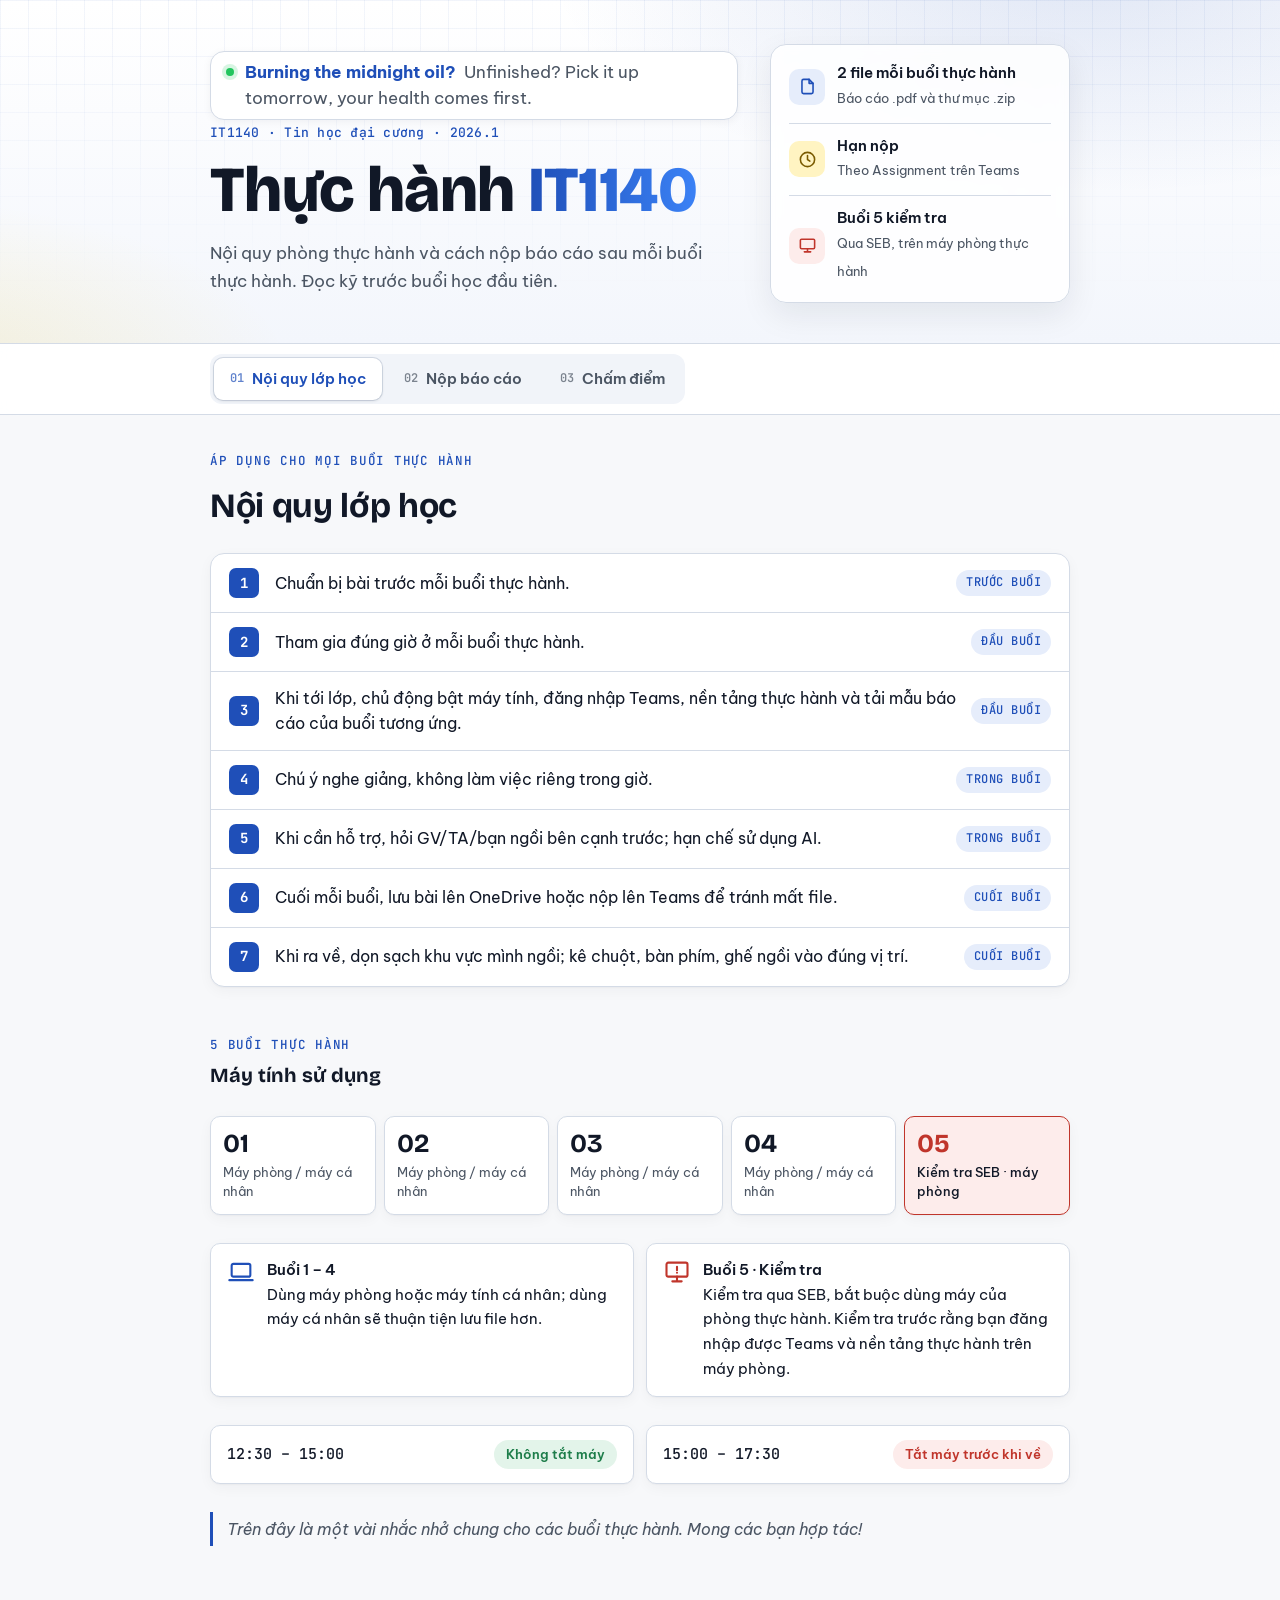
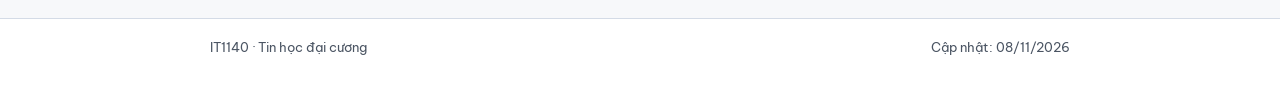
<file: index.html>
<!doctype html>
<html lang="vi">
<head>
  <meta charset="utf-8">
  <meta name="viewport" content="width=device-width, initial-scale=1, viewport-fit=cover">
  <title>Thực hành IT1140</title>
  <meta name="description" content="Nội quy lớp học và hướng dẫn nộp báo cáo thực hành IT1140 - Tin học đại cương, kỳ 20261.">
  <link rel="icon" href="data:image/svg+xml,%3Csvg xmlns='http://www.w3.org/2000/svg' viewBox='0 0 32 32'%3E%3Crect width='32' height='32' rx='8' fill='%231f4fb8'/%3E%3Ctext x='16' y='22' font-family='Arial' font-weight='700' font-size='15' fill='white' text-anchor='middle'%3EPy%3C/text%3E%3C/svg%3E">
  <link rel="preconnect" href="https://fonts.googleapis.com">
  <link rel="preconnect" href="https://fonts.gstatic.com" crossorigin>
  <link rel="stylesheet" href="https://fonts.googleapis.com/css2?family=Bricolage+Grotesque:opsz,wght@12..96,700;12..96,800&family=Be+Vietnam+Pro:ital,wght@0,400;0,600;0,700;1,500&family=JetBrains+Mono:wght@400;700&display=swap">
  <link rel="stylesheet" href="css/01-base.css">
  <link rel="stylesheet" href="css/02-hero-tabs.css">
  <link rel="stylesheet" href="css/03-noi-quy.css">
  <link rel="stylesheet" href="css/04-nop-bao-cao.css">
  <link rel="stylesheet" href="css/05-theme.css">
  <link rel="stylesheet" href="css/06-polish.css">
  <link rel="stylesheet" href="css/07-cham-diem.css">
</head>
<body>
<header class="hero gutter">
  <div class="col hero-grid">
    <div>
      <p class="greet" id="greet" aria-live="polite"><b id="greet-h">Hello!</b> <span id="greet-w">Have a productive lab session.</span></p>
      <div class="kicker">IT1140 · Tin học đại cương · 2026.1</div>
      <h1>Thực hành <span>IT1140</span></h1>
      <p>Nội quy phòng thực hành và cách nộp báo cáo sau mỗi buổi thực hành. Đọc kỹ trước buổi học đầu tiên.</p>
    </div>
    <aside class="facts" aria-label="Tóm tắt nhanh">
      <div><span class="ic"><svg viewBox="0 0 24 24" fill="none" stroke="currentColor" stroke-width="2" stroke-linecap="round" stroke-linejoin="round"><path d="M14 3H7a2 2 0 0 0-2 2v14a2 2 0 0 0 2 2h10a2 2 0 0 0 2-2V8z"/><path d="M14 3v5h5"/></svg></span><p><b>2 file mỗi buổi thực hành</b><span>Báo cáo .pdf và thư mục .zip</span></p></div>
      <div><span class="ic y"><svg viewBox="0 0 24 24" fill="none" stroke="currentColor" stroke-width="2" stroke-linecap="round" stroke-linejoin="round"><circle cx="12" cy="12" r="9"/><path d="M12 7v5l3 2"/></svg></span><p><b>Hạn nộp</b><span>Theo Assignment trên Teams</span></p></div>
      <div><span class="ic r"><svg viewBox="0 0 24 24" fill="none" stroke="currentColor" stroke-width="2" stroke-linecap="round" stroke-linejoin="round"><rect x="3" y="4" width="18" height="12" rx="1.5"/><path d="M8 20h8M12 16v4"/></svg></span><p><b>Buổi 5 kiểm tra</b><span>Qua SEB, trên máy phòng thực hành</span></p></div>
    </aside>
  </div>
</header>
<div class="tabbar gutter">
  <div class="col">
    <nav class="tabs" role="tablist" aria-label="Nội dung">
      <button type="button" role="tab" id="t-noi-quy" aria-controls="p-noi-quy" data-tab="noi-quy"><span class="tn">01</span>Nội quy lớp học</button>
      <button type="button" role="tab" id="t-nop-bao-cao" aria-controls="p-nop-bao-cao" data-tab="nop-bao-cao"><span class="tn">02</span>Nộp báo cáo</button>
      <button type="button" role="tab" id="t-cham-diem" aria-controls="p-cham-diem" data-tab="cham-diem"><span class="tn">03</span>Chấm điểm</button>
    </nav>
  </div>
</div>

<main class="gutter">
  <div class="col">

    <!-- ================= NỘI QUY ================= -->
    <div class="panel" role="tabpanel" id="p-noi-quy" aria-labelledby="t-noi-quy">
      <div data-include="sections/noi-quy.html"></div>
    </div>

    <!-- ================= NỘP BÁO CÁO ================= -->
    <div class="panel" role="tabpanel" id="p-nop-bao-cao" aria-labelledby="t-nop-bao-cao" hidden>
      <div data-include="sections/nop-bao-cao/0-tong-quan.html"></div>

      <div class="steps">
        <div data-include="sections/nop-bao-cao/1-viec-can-lam.html"></div>
        <div data-include="sections/nop-bao-cao/2-quy-tac-dat-ten.html"></div>
        <div data-include="sections/nop-bao-cao/3-cau-truc-zip.html"></div>
        <div data-include="sections/nop-bao-cao/4-cau-truc-bao-cao.html"></div>
        <div data-include="sections/nop-bao-cao/5-tieu-chi-cham-diem.html"></div>
        <div data-include="sections/nop-bao-cao/6-diem-va-thac-mac.html"></div>
      </div>
    </div>

    <!-- ================= CHẤM ĐIỂM ================= -->
    <div class="panel" role="tabpanel" id="p-cham-diem" aria-labelledby="t-cham-diem" hidden>
      <div data-include="sections/cham-diem.html"></div>
    </div>

  </div>
</main>
<footer class="end gutter"><div class="col foot"><span>IT1140 · Tin học đại cương</span><span>Cập nhật: <time datetime="2026-11-08">08/11/2026</time></span></div></footer>

<script src="js/greeting.js"></script>
<script src="js/tabs.js"></script>
<script src="js/cham-diem/data.js"></script>
<script src="js/cham-diem/score.js"></script>
<script src="js/cham-diem/app.js"></script>
<script src="js/include.js"></script>
</body>
</html>
</file>
<file: css/01-base.css>
/* Biến màu, font, kiểu chữ chung */
/* Layout: dark "editor" hero band with tabs; below, a single reading column. Rules run as a timeline across one lab session; report steps run down a numbered rail. */
:root {
  --ink: #0d1b2e;          /* hero band, fixed in both themes */
  --ink-2: #13263f;
  --ink-line: #24405f;
  --ink-fg: #e9eef6;
  --ink-muted: #8ea3bf;
  --py: #ffd43b;           /* python yellow, accent on dark */
  --py-ink: #3a2f00;
  --blue: #3c78d8;

  --bg: #f4f6f9;
  --surface: #ffffff;
  --panel: #eaeff6;
  --fg: #142033;
  --muted: #5b6880;
  --line: #d6dde8;
  --accent: #2a62c4;
  --accent-soft: #e2ebfa;
  --hi: #f2c200;
  --hi-soft: #fff6d1;
  --warn: #c0352b;
  --warn-soft: #fdeceb;
  --ok: #1d7d4a;
  --ok-soft: #e3f4ea;

  --font-display: "Bricolage Grotesque", "Be Vietnam Pro", system-ui, sans-serif;
  --font-body: "Be Vietnam Pro", "Segoe UI", system-ui, sans-serif;
  --font-mono: "JetBrains Mono", ui-monospace, Consolas, monospace;
}
@media (prefers-color-scheme: dark) {
  :root:not([data-theme="light"]) {
    --bg: #0b1320; --surface: #121c2c; --panel: #192538; --fg: #e5ebf4; --muted: #95a3b9; --line: #26354c;
    --accent: #86adf5; --accent-soft: #1b2a45; --hi: #ffd43b; --hi-soft: #2e2a14;
    --warn: #ff8b82; --warn-soft: #3a1d1d; --ok: #6fd39b; --ok-soft: #15301f;
    color-scheme: dark;
  }
}
:root[data-theme="dark"] {
  --bg: #0b1320; --surface: #121c2c; --panel: #192538; --fg: #e5ebf4; --muted: #95a3b9; --line: #26354c;
  --accent: #86adf5; --accent-soft: #1b2a45; --hi: #ffd43b; --hi-soft: #2e2a14;
  --warn: #ff8b82; --warn-soft: #3a1d1d; --ok: #6fd39b; --ok-soft: #15301f;
  color-scheme: dark;
}
* { box-sizing: border-box; }
html, body { margin: 0; }
body { background: var(--bg); color: var(--fg); font-family: var(--font-body); font-size: 16px; line-height: 1.65; }
[hidden] { display: none !important; }
.gutter { padding-left: max(16px, env(safe-area-inset-left, 0px)); padding-right: max(16px, env(safe-area-inset-right, 0px)); }
.col { max-width: 860px; margin: 0 auto; min-width: 0; }
code, pre, .mono { font-family: var(--font-mono); font-variant-ligatures: none; font-feature-settings: "liga" 0, "calt" 0; }
a { color: var(--accent); text-underline-offset: 3px; }
:focus-visible { outline: 2px solid var(--accent); outline-offset: 3px; }
</file>
<file: css/02-hero-tabs.css>
/* Đầu trang (hero) và thanh tab */
/* ---------- hero ---------- */
.hero { background: var(--ink); color: var(--ink-fg); padding-block: 48px 40px; position: relative; overflow: hidden; }
.hero::before { content: ""; position: absolute; inset: 0; background-image: radial-gradient(var(--ink-line) 1px, transparent 1px); background-size: 22px 22px; opacity: .55; pointer-events: none; }
.hero .col { position: relative; }
.kicker { font-family: var(--font-mono); font-size: 13px; color: var(--py); letter-spacing: .02em; }
.hero h1 { font-family: var(--font-display); font-weight: 800; font-size: clamp(38px, 7vw, 64px); line-height: 1.18; letter-spacing: -0.01em; margin: 10px 0 12px; text-wrap: balance; }
.hero h1 span { color: var(--py); }
.hero p { margin: 0; color: var(--ink-muted); max-width: 52ch; font-size: 17px; }
.term { background: var(--ink-2); border: 1px solid var(--ink-line); border-radius: 12px 12px 0 0; border-bottom: 0; box-shadow: 0 -10px 40px rgba(0,0,0,.25); min-width: 0; }
.term-bar { display: flex; align-items: center; gap: 6px; padding: 10px 14px; border-bottom: 1px solid var(--ink-line); }
.term-bar i { width: 10px; height: 10px; border-radius: 50%; background: var(--ink-line); display: block; }
.term-bar span { margin-left: 8px; font-family: var(--font-mono); font-size: 12px; color: var(--ink-muted); }
.term pre { margin: 0; padding: 16px 18px 22px; font-size: 13.5px; line-height: 1.75; color: var(--ink-fg); white-space: pre-wrap; overflow-wrap: anywhere; }
.t-k { color: #c792ea; } .t-s { color: var(--py); } .t-c { color: var(--ink-muted); } .t-p { color: #7fdbca; } .t-o { color: #addb67; }
.line { display: block; }
@media (prefers-reduced-motion: no-preference) {
  .caret { animation: blink 1s steps(1) infinite; }
}
@keyframes rise { from { opacity: .0001; transform: translateY(4px); } to { opacity: 1; transform: none; } }
@keyframes blink { 50% { opacity: 0; } }
.caret { display: inline-block; width: 8px; height: 1.05em; background: var(--py); vertical-align: -2px; }

.tabbar { position: sticky; top: env(safe-area-inset-top, 0px); z-index: 5; background: var(--ink); border-top: 1px solid var(--ink-line); }
body::before { content: ""; position: fixed; inset: 0 0 auto; height: env(safe-area-inset-top, 0px); z-index: 10; background: var(--ink); }
.tabs { display: flex; gap: 4px; overflow-x: auto; }
.tabs button { font: inherit; font-weight: 600; font-size: 15px; color: var(--ink-muted); background: none; border: 0; border-bottom: 3px solid transparent; padding: 14px 16px 11px; cursor: pointer; white-space: nowrap; display: flex; align-items: center; gap: 8px; }
.tabs button:hover { color: var(--ink-fg); }
.tabs button[aria-selected="true"] { color: var(--ink-fg); border-bottom-color: var(--py); }
.tabs .tn { font-family: var(--font-mono); font-size: 12px; color: var(--py); }
.tabs button:focus-visible { outline-color: var(--py); outline-offset: -3px; }
</file>
<file: css/03-noi-quy.css>
/* Tab Nội quy lớp học */
/* ---------- panels ---------- */
main { padding-block: 40px 72px; }
.panel { display: flex; flex-direction: column; gap: 28px; }
.eyebrow { font-family: var(--font-mono); font-size: 12.5px; letter-spacing: .06em; text-transform: uppercase; color: var(--accent); }
h2 { font-family: var(--font-display); font-weight: 700; font-size: clamp(26px, 4vw, 34px); line-height: 1.15; letter-spacing: -0.01em; margin: 6px 0 0; text-wrap: balance; }
h3 { font-family: var(--font-display); font-weight: 700; font-size: 20px; line-height: 1.25; margin: 0; text-wrap: balance; }
h4 { margin: 0; font-size: 15px; font-weight: 600; }
p { margin: 0; max-width: 66ch; }
.sec-head { display: flex; flex-direction: column; gap: 8px; }
.sec-head p { color: var(--muted); }

/* rules timeline */
.phases { display: grid; grid-template-columns: repeat(4, minmax(0, 1fr)); gap: 0; position: relative; }
.phase { position: relative; padding: 0 14px 0 0; display: flex; flex-direction: column; gap: 12px; min-width: 0; }
.phase-h { display: flex; align-items: center; gap: 10px; }
.dot { width: 14px; height: 14px; border-radius: 50%; background: var(--surface); border: 3px solid var(--accent); flex: none; position: relative; z-index: 1; }
.phase-h::after { content: ""; flex: 1; height: 2px; background: var(--line); }
.phase:last-child .phase-h::after { background: linear-gradient(90deg, var(--line), transparent); }
.phase-t { font-family: var(--font-mono); font-size: 12.5px; font-weight: 500; color: var(--accent); text-transform: uppercase; letter-spacing: .05em; white-space: nowrap; }
.rule { background: var(--surface); border: 1px solid var(--line); border-radius: 10px; padding: 14px 14px 14px 14px; display: flex; flex-direction: column; gap: 8px; transition: transform .18s ease, border-color .18s ease, box-shadow .18s ease; }
.rule:hover { transform: translateY(-2px); border-color: var(--accent); box-shadow: 0 6px 18px rgba(20, 40, 80, .08); }
.rule .n { font-family: var(--font-mono); font-weight: 700; font-size: 13px; color: var(--py-ink); background: var(--hi); border-radius: 5px; padding: 1px 7px; align-self: flex-start; }
.rule p { font-size: 15px; line-height: 1.55; }
.rlist { list-style: none; margin: 0; padding: 0; background: var(--surface); border: 1px solid var(--line); border-radius: 12px; overflow: hidden; }
.rlist li { display: grid; grid-template-columns: 32px minmax(0, 1fr) auto; gap: 14px; align-items: center; padding: 14px 18px; border-top: 1px solid var(--line); }
.rlist li:first-child { border-top: 0; }
.rlist .n { font-family: var(--font-mono); font-weight: 700; font-size: 14px; color: var(--py-ink); background: var(--hi); border-radius: 7px; width: 30px; height: 30px; display: grid; place-items: center; }
.rlist p { font-size: 16px; line-height: 1.55; }
.rlist .when { font-family: var(--font-mono); font-size: 12px; color: var(--accent); background: var(--accent-soft); border-radius: 999px; padding: 3px 10px; white-space: nowrap; text-transform: uppercase; letter-spacing: .04em; }
@media (max-width: 560px) { .rlist li { grid-template-columns: 30px minmax(0, 1fr); align-items: start; } .rlist .when { grid-column: 2; justify-self: start; } }
.sign { font-style: italic; color: var(--muted); border-left: 3px solid var(--hi); padding: 4px 0 4px 14px; }

/* sessions strip */
.sessions { display: grid; grid-template-columns: repeat(5, minmax(0, 1fr)); gap: 8px; }
.ss { border-radius: 10px; padding: 14px 12px; background: var(--panel); display: flex; flex-direction: column; gap: 6px; min-width: 0; }
.ss b { font-family: var(--font-display); font-size: 26px; line-height: 1; }
.ss span { font-size: 13px; color: var(--muted); line-height: 1.4; }
.ss.exam { background: var(--ink); color: var(--ink-fg); }
.ss.exam b { color: var(--py); }
.ss.exam span { color: var(--ink-muted); }
.legend { display: grid; grid-template-columns: repeat(auto-fit, minmax(240px, 1fr)); gap: 12px; }
.lg { display: flex; gap: 12px; align-items: flex-start; background: var(--surface); border: 1px solid var(--line); border-radius: 10px; padding: 14px 16px; min-width: 0; }
.lg svg { flex: none; width: 28px; height: 28px; color: var(--accent); }
.lg.exam svg { color: var(--warn); }
.lg p { font-size: 15px; }
.shifts { display: grid; grid-template-columns: repeat(auto-fit, minmax(240px, 1fr)); gap: 12px; }
.shift { border-radius: 10px; padding: 14px 16px; display: flex; justify-content: space-between; align-items: center; gap: 12px; border: 1px solid var(--line); background: var(--surface); }
.shift .tm { font-family: var(--font-mono); font-variant-numeric: tabular-nums; font-weight: 500; font-size: 15px; }
.pill { font-size: 13px; font-weight: 600; border-radius: 999px; padding: 4px 12px; white-space: nowrap; }
.pill.on { background: var(--ok-soft); color: var(--ok); }
.pill.off { background: var(--warn-soft); color: var(--warn); }
</file>
<file: css/04-nop-bao-cao.css>
/* Tab Nộp báo cáo: thẻ file, các bước, khung code, công cụ tạo tên, chấm điểm */
/* report */
.deliver { display: grid; grid-template-columns: repeat(auto-fit, minmax(250px, 1fr)); gap: 14px; }
.dv { background: var(--surface); border: 1px solid var(--line); border-radius: 12px; padding: 18px; display: flex; gap: 14px; align-items: flex-start; min-width: 0; }
.ficon { flex: none; width: 46px; height: 56px; border-radius: 4px 14px 4px 4px; display: grid; place-items: end center; padding-bottom: 7px; font-family: var(--font-mono); font-size: 11px; font-weight: 700; color: #fff; }
.ficon.pdf { background: #d1453b; } .ficon.zip { background: #7a5af0; } .ficon.py { background: #3c78d8; } .ficon.doc { background: #2b579a; }
.dv b { display: block; font-size: 16px; }
.dv span { color: var(--muted); font-size: 14.5px; }

.steps { display: flex; flex-direction: column; }
.step { display: grid; grid-template-columns: 48px minmax(0, 1fr); gap: 0 18px; }
.rail { display: flex; flex-direction: column; align-items: center; }
.num { width: 44px; height: 44px; border-radius: 12px; background: var(--ink); color: var(--py); font-family: var(--font-mono); font-weight: 700; font-size: 17px; display: grid; place-items: center; flex: none; }
.rail::after { content: ""; flex: 1; width: 2px; background: var(--line); margin: 8px 0; }
.step:last-child .rail::after { display: none; }
.step-b { min-width: 0; display: flex; flex-direction: column; gap: 14px; padding: 8px 0 44px; }
.step-b h3 { font-size: 23px; }
code { font-size: .86em; background: var(--panel); border-radius: 4px; padding: 1px 5px; overflow-wrap: anywhere; }
.editor { background: var(--ink); color: var(--ink-fg); border-radius: 10px; overflow: hidden; min-width: 0; }
.editor .term-bar { border-color: var(--ink-line); }
.editor pre { margin: 0; padding: 14px 16px; font-size: 13.5px; line-height: 1.7; overflow-x: auto; }
.f-dir { color: #82aaff; font-weight: 700; } .f-py { color: var(--py); } .f-pdf { color: #ff8b7e; } .f-doc { color: #7fb4ff; } .f-zip { color: #c3a6ff; } .f-c { color: var(--ink-muted); } .f-h { color: #7fdbca; }

.gen { background: var(--surface); border: 1px solid var(--line); border-radius: 12px; overflow: hidden; }
.gen-head { background: var(--hi-soft); padding: 12px 16px; display: flex; align-items: center; gap: 10px; border-bottom: 1px solid var(--line); }
.gen-head b { font-size: 15px; }
.gen-head span { font-size: 13.5px; color: var(--muted); }
.gen-body { padding: 16px; display: flex; flex-direction: column; gap: 14px; }
.gen-fields { display: grid; grid-template-columns: repeat(auto-fit, minmax(150px, 1fr)); gap: 10px; }
.gen label { display: flex; flex-direction: column; gap: 4px; font-size: 13px; color: var(--muted); font-weight: 500; }
.gen input { font: inherit; font-size: 15px; color: var(--fg); background: var(--bg); border: 1px solid var(--line); border-radius: 7px; padding: 8px 10px; width: 100%; min-width: 0; }
.gen input:focus { border-color: var(--accent); outline: none; box-shadow: 0 0 0 3px var(--accent-soft); }
.out { display: flex; flex-direction: column; gap: 6px; }
.row { display: flex; align-items: center; gap: 10px; background: var(--panel); border-radius: 7px; padding: 6px 6px 6px 8px; min-width: 0; }
.row .ficon { width: 26px; height: 30px; font-size: 8px; padding-bottom: 4px; border-radius: 2px 7px 2px 2px; }
.row .mono { flex: 1; min-width: 0; font-size: 13.5px; overflow-wrap: anywhere; }
.row button { font: inherit; font-size: 13px; font-weight: 600; color: var(--accent); background: var(--surface); border: 1px solid var(--line); border-radius: 6px; padding: 5px 11px; cursor: pointer; flex: none; }
.row button:hover { border-color: var(--accent); }

figure { margin: 0; display: flex; flex-direction: column; gap: 10px; }
.shot { display: block; max-width: 100%; height: auto; border: 1px solid var(--line); border-radius: 8px; background: #fff; box-shadow: 0 4px 16px rgba(20, 40, 80, .06); }
.hf { display: flex; flex-direction: column; gap: 8px; }
.ok-grid { display: grid; grid-template-columns: minmax(0, 1fr) minmax(0, 300px); gap: 20px; align-items: start; }
.checks { list-style: none; margin: 0; padding: 0; display: flex; flex-direction: column; gap: 10px; }
.checks li { display: flex; gap: 10px; align-items: flex-start; font-size: 15px; line-height: 1.55; }
.checks svg { flex: none; width: 20px; height: 20px; color: var(--ok); margin-top: 2px; }
figcaption { font-size: 13px; color: var(--muted); }
.note { font-size: 15px; background: var(--accent-soft); border-radius: 8px; padding: 10px 14px; }

.score-lead { display: grid; grid-template-columns: repeat(auto-fit, minmax(200px, 1fr)); gap: 12px; }
.sc { border-radius: 10px; padding: 14px 16px; background: var(--panel); display: flex; flex-direction: column; gap: 4px; }
.sc b { font-family: var(--font-display); font-size: 28px; line-height: 1.05; font-variant-numeric: tabular-nums; }
.sc span { font-size: 14px; color: var(--muted); line-height: 1.45; }
.sc.plus b { color: var(--ok); } .sc.half b { color: var(--warn); }
.pen { display: flex; flex-direction: column; border: 1px solid var(--line); border-radius: 10px; overflow: hidden; background: var(--surface); }
.pen > div { display: flex; justify-content: space-between; align-items: center; gap: 14px; padding: 12px 16px; border-top: 1px solid var(--line); }
.pen > div:first-child { border-top: 0; }
.pen .v { font-family: var(--font-mono); font-weight: 700; font-variant-numeric: tabular-nums; color: var(--warn); background: var(--warn-soft); border-radius: 6px; padding: 2px 9px; white-space: nowrap; }
.pen .zero { background: var(--warn-soft); }
.pen .zero .v { background: var(--warn); color: var(--surface); }
.ai { display: flex; gap: 12px; align-items: flex-start; border: 1px dashed var(--warn); border-radius: 10px; padding: 12px 16px; font-weight: 600; font-style: italic; }
.ai svg { flex: none; width: 22px; height: 22px; color: var(--warn); margin-top: 2px; }
.timeline2 { display: grid; grid-template-columns: repeat(auto-fit, minmax(230px, 1fr)); gap: 12px; }
.tl { background: var(--surface); border: 1px solid var(--line); border-radius: 10px; padding: 14px 16px; display: flex; flex-direction: column; gap: 4px; }
.tl .when { font-family: var(--font-mono); font-size: 12.5px; color: var(--accent); text-transform: uppercase; letter-spacing: .05em; }
.muted { color: var(--muted); font-size: 15px; }
footer.end { border-top: 1px solid var(--line); padding-block: 18px 28px; color: var(--muted); font-size: 13px; }
</file>
<file: css/05-theme.css>
/* Điện thoại, giao diện sáng tương phản cao, chế độ tối */
@media (max-width: 760px) {
  .hero .col { grid-template-columns: minmax(0, 1fr); }
  .phases { grid-template-columns: minmax(0, 1fr); gap: 18px; }
  .phase { padding: 0 0 0 0; }
  .phase-h::after { display: none; }
  .sessions { grid-template-columns: repeat(5, minmax(0, 1fr)); }
  .ss { padding: 10px 8px; } .ss b { font-size: 20px; } .ss span { font-size: 11.5px; }
  .ok-grid { grid-template-columns: minmax(0, 1fr); }
  .step { grid-template-columns: 38px minmax(0, 1fr); gap: 0 12px; }
  .num { width: 36px; height: 36px; font-size: 15px; border-radius: 10px; }
  .step-b h3 { font-size: 20px; }
}

/* ---- high-contrast light theme overrides ---- */
:root { --accent: #1f4fb8; --accent-soft: #e6edfb; --fg: #111827; --muted: #4b5563; --line: #d4dbe6; --panel: #f1f4f9; --bg: #f7f8fa; }
.hero { background: var(--surface); color: var(--fg); border-bottom: 1px solid var(--line); }
.hero::before { display: none; }
.kicker { color: var(--accent); font-weight: 500; }
.hero h1 { color: var(--fg); }
.hero h1 span { color: var(--accent); }
.hero p { color: var(--muted); }
.tabbar { background: var(--surface); border-top: 0; border-bottom: 1px solid var(--line); }
body::before { background: var(--surface); }
.tabs button { color: var(--muted); }
.tabs button:hover { color: var(--fg); }
.tabs button[aria-selected="true"] { color: var(--accent); border-bottom-color: var(--accent); }
.tabs .tn { color: inherit; opacity: .7; }
.tabs button:focus-visible { outline-color: var(--accent); }
.editor { background: var(--panel); color: var(--fg); border: 1px solid var(--line); }
.editor .term-bar { border-bottom: 1px solid var(--line); background: var(--surface); }
.editor .term-bar i { background: var(--line); }
.editor .term-bar span { color: var(--muted); }
.editor pre { color: var(--fg); font-size: 14px; }
.f-dir, .f-h { color: var(--accent); font-weight: 700; }
.f-py, .f-pdf, .f-doc, .f-zip { color: var(--fg); }
.f-c { color: var(--muted); }
.num { background: var(--accent); color: #fff; }
.dv .ficon, .row .ficon, .ficon { color: #fff; font-size: 12px; letter-spacing: .02em; }
.ficon.pdf { background: #b42318; } .ficon.zip { background: #5b3cc4; } .ficon.py { background: #1f4fb8; } .ficon.doc { background: #1e3a8a; }
.row .ficon { font-size: 9px; }
.rule .n, .rlist .n { background: var(--accent); color: #fff; }
.rlist .when { color: var(--accent); background: var(--accent-soft); font-weight: 500; }
.ss { background: var(--surface); border: 1px solid var(--line); }
.ss b { color: var(--fg); }
.ss span { color: var(--muted); }
.ss.exam { background: var(--warn-soft); border-color: var(--warn); color: var(--fg); }
.ss.exam b { color: var(--warn); }
.ss.exam span { color: var(--fg); font-weight: 500; }
.sign { border-left-color: var(--accent); }
.gen-head { background: var(--accent-soft); }
.eyebrow { font-weight: 500; }
@media (prefers-color-scheme: dark) {
  :root:not([data-theme="light"]) { --accent: #8fb4ff; --accent-soft: #1c2b48; --fg: #eef2f8; --muted: #b3bdcc; --line: #2c3a52; --panel: #172235; --bg: #0e1626; --warn: #ff9b92; }
  :root:not([data-theme="light"]) .num, :root:not([data-theme="light"]) .rlist .n { color: #0e1626; }
}
:root[data-theme="dark"] { --accent: #8fb4ff; --accent-soft: #1c2b48; --fg: #eef2f8; --muted: #b3bdcc; --line: #2c3a52; --panel: #172235; --bg: #0e1626; --warn: #ff9b92; }
:root[data-theme="dark"] .num, :root[data-theme="dark"] .rlist .n { color: #0e1626; }
@media (max-width: 600px) {
  .editor pre { white-space: pre-wrap; word-break: normal; overflow-wrap: break-word; font-size: 12px; line-height: 1.65; padding: 12px; overflow-x: visible; }
  .editor .term-bar { padding: 8px 12px; }
  .step { grid-template-columns: minmax(0, 1fr); }
  .rail { flex-direction: row; margin-bottom: 4px; }
  .rail::after { display: none; }
  .step-b { padding: 0 0 36px; }
  .step-b > p code { font-size: .8em; }
  .gen-body { padding: 12px; }
  .row .mono { font-size: 12px; }
}
.greet { display: inline-flex; flex-wrap: wrap; gap: 4px 8px; align-items: baseline; background: var(--accent-soft); color: var(--fg); border-radius: 999px; padding: 8px 16px; margin: 0 0 18px; font-size: 15px; max-width: 100%; }
.greet b { color: var(--accent); }
.figs { display: flex; flex-direction: column; gap: 22px; }
.figs figure:last-child .shot { max-width: min(100%, 460px); }
.figs figcaption b { color: var(--fg); }
.foot { display: flex; flex-wrap: wrap; justify-content: space-between; gap: 6px 16px; }
@media (max-width: 600px) { .figs { grid-template-columns: minmax(0, 1fr); } .greet { border-radius: 12px; } }
</file>
<file: css/06-polish.css>
/* Làm đẹp thêm, khung code cuộn ngang */
/* ===== polish layer (v3) ===== */
body { -webkit-font-smoothing: antialiased; }
.hero { background:
  radial-gradient(900px 380px at 85% -10%, rgba(31,79,184,.14), transparent 60%),
  radial-gradient(700px 300px at -10% 110%, rgba(242,194,0,.16), transparent 60%),
  linear-gradient(180deg, #ffffff, #f3f6fc); padding-block: 44px 40px; }
.hero::before { display: block; background-image: linear-gradient(rgba(31,79,184,.06) 1px, transparent 1px), linear-gradient(90deg, rgba(31,79,184,.06) 1px, transparent 1px); background-size: 28px 28px; opacity: 1; -webkit-mask-image: linear-gradient(180deg, #000, transparent 85%); mask-image: linear-gradient(180deg, #000, transparent 85%); }
.hero-grid { display: grid; grid-template-columns: minmax(0, 1fr) minmax(0, 300px); gap: 32px; align-items: center; }
.hero h1 { margin: 8px 0 12px; }
.hero h1 span { background: linear-gradient(90deg, #1f4fb8, #3b82f6); -webkit-background-clip: text; background-clip: text; color: transparent; }
.facts { background: rgba(255,255,255,.85); -webkit-backdrop-filter: blur(6px); backdrop-filter: blur(6px); border: 1px solid var(--line); border-radius: 16px; padding: 6px 18px; box-shadow: 0 12px 32px rgba(17,24,39,.08); }
.facts div { display: flex; gap: 12px; align-items: center; padding: 12px 0; border-top: 1px solid var(--line); }
.facts div:first-child { border-top: 0; }
.facts .ic { flex: none; width: 36px; height: 36px; border-radius: 10px; display: grid; place-items: center; background: var(--accent-soft); color: var(--accent); }
.facts .ic.y { background: #fff4c2; color: #7a5b00; }
.facts .ic.r { background: var(--warn-soft); color: var(--warn); }
.facts svg { width: 19px; height: 19px; }
.facts b { display: block; font-size: 15px; line-height: 1.3; }
.facts span { font-size: 13px; color: var(--muted); line-height: 1.35; }
.greet { background: #fff; border: 1px solid var(--line); box-shadow: 0 2px 8px rgba(17,24,39,.05); }
.greet::before { content: ""; width: 8px; height: 8px; border-radius: 50%; background: #22c55e; box-shadow: 0 0 0 4px rgba(34,197,94,.18); align-self: center; }
.tabbar { background: rgba(255,255,255,.9); -webkit-backdrop-filter: blur(8px); backdrop-filter: blur(8px); padding-block: 10px; }
.tabs { gap: 6px; background: var(--panel); border-radius: 12px; padding: 4px; width: max-content; max-width: 100%; }
.tabs button { border: 0; border-radius: 9px; padding: 9px 16px; font-size: 15px; }
.tabs button[aria-selected="true"] { background: var(--surface); color: var(--accent); box-shadow: 0 1px 3px rgba(17,24,39,.12), 0 0 0 1px var(--line); }
main { padding-block: 36px 72px; }
.panel { animation: fadein .25s ease both; }
@keyframes fadein { from { opacity: 0; transform: translateY(6px); } to { opacity: 1; transform: none; } }
@media (prefers-reduced-motion: reduce) { .panel { animation: none; } }
.rlist, .lg, .shift, .ss, .dv, .gen, .pen, .tl, .editor { box-shadow: 0 1px 2px rgba(17,24,39,.04), 0 4px 14px rgba(17,24,39,.04); }
.rlist { border-radius: 14px; }
.rlist li { transition: background .15s ease; }
.rlist li:hover { background: #fafbfe; }
.dv { border-radius: 14px; transition: transform .18s ease, box-shadow .18s ease; }
.dv:hover { transform: translateY(-2px); box-shadow: 0 10px 24px rgba(17,24,39,.08); }
.step-b { background: var(--surface); border: 1px solid var(--line); border-radius: 16px; padding: 22px 22px 24px; margin-bottom: 22px; box-shadow: 0 1px 2px rgba(17,24,39,.04), 0 6px 20px rgba(17,24,39,.05); }
.rail::after { margin: 8px 0 30px; }
.num { box-shadow: 0 6px 16px rgba(31,79,184,.28); }
.editor { border-radius: 12px; }
.editor .term-bar i:nth-child(1) { background: #ff5f57; } .editor .term-bar i:nth-child(2) { background: #febc2e; } .editor .term-bar i:nth-child(3) { background: #28c840; }
.gen { border-color: #c9d6f2; }
.gen-head { background: linear-gradient(90deg, var(--accent-soft), #f4f7fd); }
.row { background: var(--bg); border: 1px solid var(--line); }
.sc { background: var(--surface); border: 1px solid var(--line); }
.sc.plus { background: var(--ok-soft); border-color: transparent; } .sc.half { background: var(--warn-soft); border-color: transparent; }
.shot { border-radius: 10px; }
footer.end { background: var(--surface); }
@media (prefers-color-scheme: dark) {
  :root:not([data-theme="light"]) .hero { background: radial-gradient(900px 380px at 85% -10%, rgba(143,180,255,.14), transparent 60%), linear-gradient(180deg, #121c2c, #0e1626); }
  :root:not([data-theme="light"]) .hero h1 span { background: none; color: var(--accent); }
  :root:not([data-theme="light"]) .facts, :root:not([data-theme="light"]) .greet, :root:not([data-theme="light"]) .tabbar { background: var(--surface); }
  :root:not([data-theme="light"]) .facts .ic.y { background: #2e2a14; color: #ffd43b; }
  :root:not([data-theme="light"]) .rlist li:hover { background: var(--panel); }
  :root:not([data-theme="light"]) .gen { border-color: var(--line); }
  :root:not([data-theme="light"]) .gen-head { background: var(--accent-soft); }
  :root:not([data-theme="light"]) .hero::before { opacity: .3; }
}
@media (max-width: 760px) {
  .hero-grid { grid-template-columns: minmax(0, 1fr); gap: 22px; }
  .step-b { padding: 16px 14px 18px; border-radius: 14px; }
}
@media (max-width: 600px) { .tabs { width: 100%; } .tabs button { flex: 1; justify-content: center; padding: 9px 8px; font-size: 14px; } }
.greet { display: inline-block; position: relative; border-radius: 14px; padding: 8px 16px 8px 34px; margin-bottom: 22px; line-height: 1.5; max-width: 46ch; }
.hero .kicker { margin-top: 2px; }
.greet::before { position: absolute; left: 15px; top: 16px; }
.greet b { margin-right: 4px; }
.hero .facts p { color: var(--fg); max-width: none; margin: 0; }
.facts b { font-weight: 600; }
/* code/tree boxes: never wrap, scroll sideways instead (all screen sizes) */
.editor pre, .editor pre .hl { white-space: pre; }
.editor pre { overflow-x: auto; -webkit-overflow-scrolling: touch; overscroll-behavior-x: contain; scrollbar-width: thin; }
.editor pre .hl { display: block; width: max-content; min-width: 100%; }
@media (max-width: 600px) { .editor pre { white-space: pre; overflow-x: auto; overflow-wrap: normal; } }
</file>
<file: css/07-cham-diem.css>
/* Tab Chấm điểm: bên trái các ô tick, bên phải thẻ điểm dính khi cuộn. Dùng chung biến màu của trang. */
:root { --half: #b45309; --half-soft: #fdf0e3; --ai: #6d3fc0; --ai-soft: #efe8fb; --on-accent: #ffffff; }
@media (prefers-color-scheme: dark) {
  :root:not([data-theme="light"]) { --half: #f5a65b; --half-soft: #3a2a17; --ai: #b99af0; --ai-soft: #2a2140; --on-accent: #0e1626; }
}
:root[data-theme="dark"] { --half: #f5a65b; --half-soft: #3a2a17; --ai: #b99af0; --ai-soft: #2a2140; --on-accent: #0e1626; }

/* chọn buổi */
.cd-tabs { display: flex; gap: 6px; flex-wrap: wrap; }
.cd-tabs button { font: 700 14px var(--font-mono); color: var(--muted); background: var(--surface); border: 1px solid var(--line); border-radius: 999px; padding: 7px 16px; cursor: pointer; }
.cd-tabs button:hover { border-color: var(--accent); color: var(--fg); }
.cd-tabs button[aria-pressed="true"] { background: var(--accent); border-color: var(--accent); color: var(--on-accent); }

.cd-layout { display: grid; grid-template-columns: minmax(0, 1fr) 330px; gap: 20px; align-items: start; }
.cd-side { position: sticky; top: 76px; }
@media (max-width: 860px) { .cd-layout { grid-template-columns: minmax(0, 1fr); } .cd-side { position: static; } }

.cd-card { background: var(--surface); border: 1px solid var(--line); border-radius: 14px; padding: 16px 18px; margin-bottom: 16px; box-shadow: 0 1px 2px rgba(17,24,39,.04), 0 4px 14px rgba(17,24,39,.04); }
.cd-head { display: flex; justify-content: space-between; align-items: baseline; gap: 10px; margin-bottom: 10px; flex-wrap: wrap; }
.cd-head h3 { font-size: 17px; }
.cd-small { font-size: 13px; color: var(--muted); }
.cd-topic { margin: -4px 0 12px; color: var(--muted); font-size: 13.5px; }

/* ô tick lỗi */
.cd-toggles { display: grid; gap: 6px; }
.cd-toggle { display: grid; grid-template-columns: 20px minmax(0, 1fr) auto; align-items: center; gap: 12px; padding: 10px 12px; border: 1px solid var(--line); border-radius: 10px; cursor: pointer; user-select: none; transition: background .12s, border-color .12s; }
.cd-toggle:hover { border-color: var(--muted); }
.cd-toggle input { width: 18px; height: 18px; margin: 0; cursor: pointer; }
.cd-label { font-size: 14.5px; line-height: 1.45; }
.cd-val { font: 700 13px var(--font-mono); padding: 2px 8px; border-radius: 6px; white-space: nowrap; }
.cd-toggle.err .cd-val { color: var(--warn); background: var(--warn-soft); }
.cd-toggle.half .cd-val { color: var(--half); background: var(--half-soft); }
.cd-toggle.zero .cd-val { color: var(--surface); background: var(--warn); }
.cd-toggle.ai .cd-val { color: var(--ai); background: var(--ai-soft); font: 600 12px var(--font-body); }
.cd-toggle.err input, .cd-toggle.zero input { accent-color: var(--warn); }
.cd-toggle.half input { accent-color: var(--half); }
.cd-toggle.ai input { accent-color: var(--ai); }
.cd-toggle.err:has(input:checked), .cd-toggle.zero:has(input:checked) { background: var(--warn-soft); border-color: var(--warn); }
.cd-toggle.half:has(input:checked) { background: var(--half-soft); border-color: var(--half); }
.cd-toggle.ai:has(input:checked) { background: var(--ai-soft); border-color: var(--ai); }

/* bài tự luyện */
.cd-exgrid { display: grid; grid-template-columns: repeat(auto-fill, minmax(190px, 1fr)); gap: 6px; }
.cd-ex { display: flex; align-items: center; gap: 8px; padding: 8px 10px; border: 1px solid var(--line); border-radius: 10px; cursor: pointer; user-select: none; }
.cd-ex:hover { border-color: var(--muted); }
.cd-ex input { margin: 0; width: 16px; height: 16px; accent-color: var(--ok); flex: none; }
.cd-ex-num { font: 700 13px var(--font-mono); color: var(--ok); flex: none; }
.cd-ex-name { font-size: 13.5px; line-height: 1.3; }
.cd-ex:has(input:checked) { background: var(--ok-soft); border-color: var(--ok); }
.cd-ex.cd-all { margin: 0 0 8px; border-style: dashed; width: fit-content; padding-right: 14px; }

/* thẻ điểm */
.cd-score { background: var(--surface); border: 1px solid var(--line); border-top: 5px solid var(--accent); border-radius: 16px; padding: 16px; box-shadow: 0 6px 20px rgba(17,24,39,.06); }
.cd-score[data-state="good"] { border-top-color: var(--ok); }
.cd-score[data-state="minus"], .cd-score[data-state="zero"] { border-top-color: var(--warn); }
.cd-score[data-state="half"] { border-top-color: var(--half); }
.cd-top { display: flex; justify-content: space-between; align-items: center; gap: 8px; min-height: 22px; }
.cd-buoi { font: 700 12px var(--font-mono); color: var(--muted); letter-spacing: .06em; }
.cd-flag { font-size: 12.5px; font-weight: 600; color: var(--half); text-align: right; }
.cd-score[data-state="zero"] .cd-flag { color: var(--warn); }
.cd-break { display: grid; grid-template-columns: 1fr 1fr; gap: 8px; margin: 8px 0 14px; }
.cd-break div { background: var(--panel); border-radius: 10px; padding: 6px 10px; }
.cd-break dt { font-size: 12px; color: var(--muted); }
.cd-break dd { margin: 0; font: 700 18px var(--font-mono); }
.cd-break .tru { color: var(--warn); } .cd-break .cong { color: var(--ok); }
.cd-field { display: flex; justify-content: space-between; align-items: center; margin: 4px 0 6px; font-weight: 700; font-size: 14px; }
#cd-note { width: 100%; resize: vertical; font: 13.5px/1.5 var(--font-body); color: var(--fg); background: var(--bg); border: 1px solid var(--line); border-radius: 8px; padding: 10px 12px; }
#cd-note:focus { outline: 2px solid var(--accent-soft); border-color: var(--accent); }
.cd-hint { margin: 2px 0 12px; font-size: 12px; color: var(--muted); }
.cd-final { display: flex; align-items: baseline; gap: 8px; margin-bottom: 14px; }
.cd-final span { font: 700 40px/1 var(--font-mono); font-variant-numeric: tabular-nums; background: var(--bg); border: 1px solid var(--line); border-radius: 8px; padding: 8px 14px; min-width: 110px; text-align: center; }
.cd-final small { font-size: 20px; font-weight: 600; color: var(--muted); }
.cd-score[data-state="zero"] .cd-final span { color: var(--warn); }

/* nút, cài đặt, thông báo */
.cd-btn { display: inline-flex; align-items: center; justify-content: center; gap: 8px; cursor: pointer; border: 1px solid var(--line); background: var(--surface); color: var(--fg); font: 600 14px var(--font-body); padding: 9px 14px; border-radius: 10px; }
.cd-btn:hover { border-color: var(--accent); }
.cd-btn.wide { width: 100%; }
.cd-btn.primary { background: var(--accent); color: var(--on-accent); border-color: var(--accent); }
.cd-btn.sm { padding: 5px 10px; font-size: 13px; }
.cd-btn kbd { font: 600 11px var(--font-mono); border: 1px solid var(--line); border-radius: 4px; padding: 0 5px; color: var(--muted); }
.cd-settings-card summary { cursor: pointer; font-weight: 600; }
.cd-settings { display: grid; gap: 10px; margin-top: 14px; }
.cd-settings label { display: flex; justify-content: space-between; align-items: center; gap: 12px; border-bottom: 1px dashed var(--line); padding-bottom: 8px; font-size: 14px; }
.cd-settings input, .cd-settings select { width: 100px; flex: none; text-align: center; font: 14px var(--font-body); color: var(--fg); background: var(--surface); border: 1px solid var(--line); border-radius: 8px; padding: 6px 8px; }
.cd-toast { position: fixed; bottom: 20px; left: 50%; transform: translateX(-50%); background: var(--fg); color: var(--bg); padding: 10px 18px; border-radius: 10px; font-size: 14px; box-shadow: 0 6px 20px rgba(0,0,0,.25); z-index: 20; }

/* có 3 tab: trên điện thoại ẩn số thứ tự để vừa một hàng */
@media (max-width: 600px) {
  .tabs .tn { display: none; }
  .tabs button { padding: 9px 4px; font-size: 13.5px; }
}

/* màn khoá */
.cd-lock { max-width: 380px; background: var(--surface); border: 1px solid var(--line); border-radius: 14px; padding: 18px; display: flex; flex-direction: column; gap: 10px; }
.cd-lock label { font-weight: 600; font-size: 15px; }
.cd-lock-row { display: flex; gap: 8px; }
.cd-lock input { flex: 1; min-width: 0; font: 15px var(--font-body); color: var(--fg); background: var(--bg); border: 1px solid var(--line); border-radius: 8px; padding: 8px 10px; }
.cd-lock input:focus { outline: 2px solid var(--accent-soft); border-color: var(--accent); }
.cd-lock-err { color: var(--warn); font-size: 14px; font-weight: 600; }
</file>
